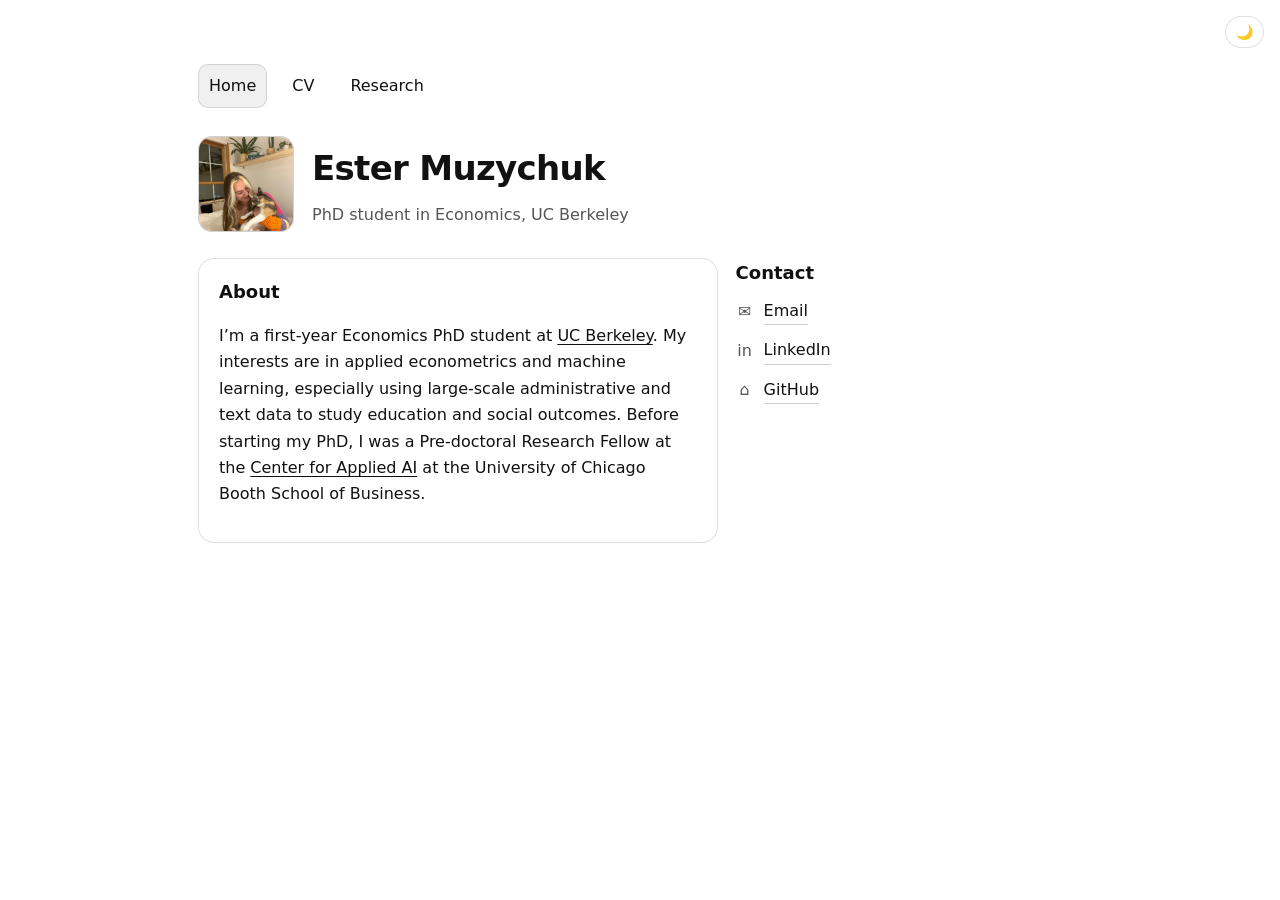
<file: index.html>
<!doctype html>
<html lang="en">
<head>
  <link rel="icon" type="image/png" sizes="32x32" href="/favicon-512x512.png">
  <link rel="icon" type="image/png" sizes="16x16" href="/favicon-192x192.png">
  <meta charset="utf-8" />
  <meta name="viewport" content="width=device-width, initial-scale=1" />

  <title>Ester Muzychuk | Economics PhD | UC Berkeley</title>
  <meta name="description" content="Ester Muzychuk — Economics PhD student at UC Berkeley. Research in econometrics, machine learning, and education." />
  <meta name="robots" content="index,follow" />
  <link rel="canonical" href="https://estermuzychuk.github.io/" />

  <!-- Open Graph -->
  <meta property="og:type" content="website" />
  <meta property="og:title" content="Ester Muzychuk" />
  <meta property="og:description" content="Economics PhD student at UC Berkeley. Research in econometrics, machine learning, and education." />
  <meta property="og:url" content="https://estermuzychuk.github.io/" />
  <meta property="og:image" content="https://estermuzychuk.github.io/headshot.jpg" />

  <!-- Twitter Card -->
  <meta name="twitter:card" content="summary_large_image" />
  <meta name="twitter:title" content="Ester Muzychuk" />
  <meta name="twitter:description" content="Economics PhD student at UC Berkeley. Research in econometrics, machine learning, and education." />
  <meta name="twitter:image" content="https://estermuzychuk.github.io/headshot.jpg" />

  <!-- Structured data: Person -->
  <script type="application/ld+json">
  {
    "@context": "https://schema.org",
    "@type": "Person",
    "name": "Ester Muzychuk",
    "url": "https://estermuzychuk.github.io/",
    "affiliation": {
      "@type": "Organization",
      "name": "University of California, Berkeley"
    },
    "image": "https://estermuzychuk.github.io/headshot.jpg",
    "sameAs": [
      "https://www.linkedin.com/in/ester-muzychuk",
      "https://github.com/estermuzychuk"
    ]
  }
  </script>

  <link rel="stylesheet" href="styles.css" />
</head>

<body>
  <button class="theme-toggle" id="themeToggle" type="button" aria-label="Toggle dark mode">🌙</button>

  <div class="wrap">
    <nav aria-label="Primary">
      <a class="active" href="index.html">Home</a>
      <a href="cv.html">CV</a>
      <a href="research.html">Research</a>
    </nav>

    <section class="header">
      <img class="photo" src="headshot.jpeg" alt="Headshot of Ester Muzychuk" />
      <div>
        <h1>Ester Muzychuk</h1>
        <p class="subtitle">PhD student in Economics, UC Berkeley</p>
      </div>
    </section>

    <section class="grid">
      <div class="card">
        <h2>About</h2>
        <p>
          I’m a first-year Economics PhD student at
        <a href="https://www.econ.berkeley.edu/" target="_blank" rel="noopener">UC Berkeley</a>. My interests are in applied econometrics and machine learning,
          especially using large-scale administrative and text data to study education and social outcomes. Before starting my PhD, I was a Pre-doctoral Research Fellow at the
<a href="https://www.chicagobooth.edu/research/center-for-applied-artificial-intelligence" target="_blank" rel="noopener">Center for Applied AI</a>
at the University of Chicago Booth School of Business.
        </p>
      </div>

      <div class="contact-panel">
        <h2>Contact</h2>

        <ul class="contact-list">
          <li class="contact-item">
            <span class="icon" aria-hidden="true">✉</span>
            <a href="mailto:ester_muzychuk@berkeley.edu">Email</a>
          </li>

          <li class="contact-item">
            <span class="icon" aria-hidden="true">in</span>
            <a href="https://www.linkedin.com/in/ester-muzychuk" target="_blank" rel="noopener">LinkedIn</a>
          </li>

          <li class="contact-item">
            <span class="icon" aria-hidden="true">⌂</span>
            <a href="https://github.com/estermuzychuk" target="_blank" rel="noopener">GitHub</a>
          </li>
        </ul>
      </div>
    </section>
  </div>

  <script src="theme.js" defer></script>
</body>
</html>
</file>
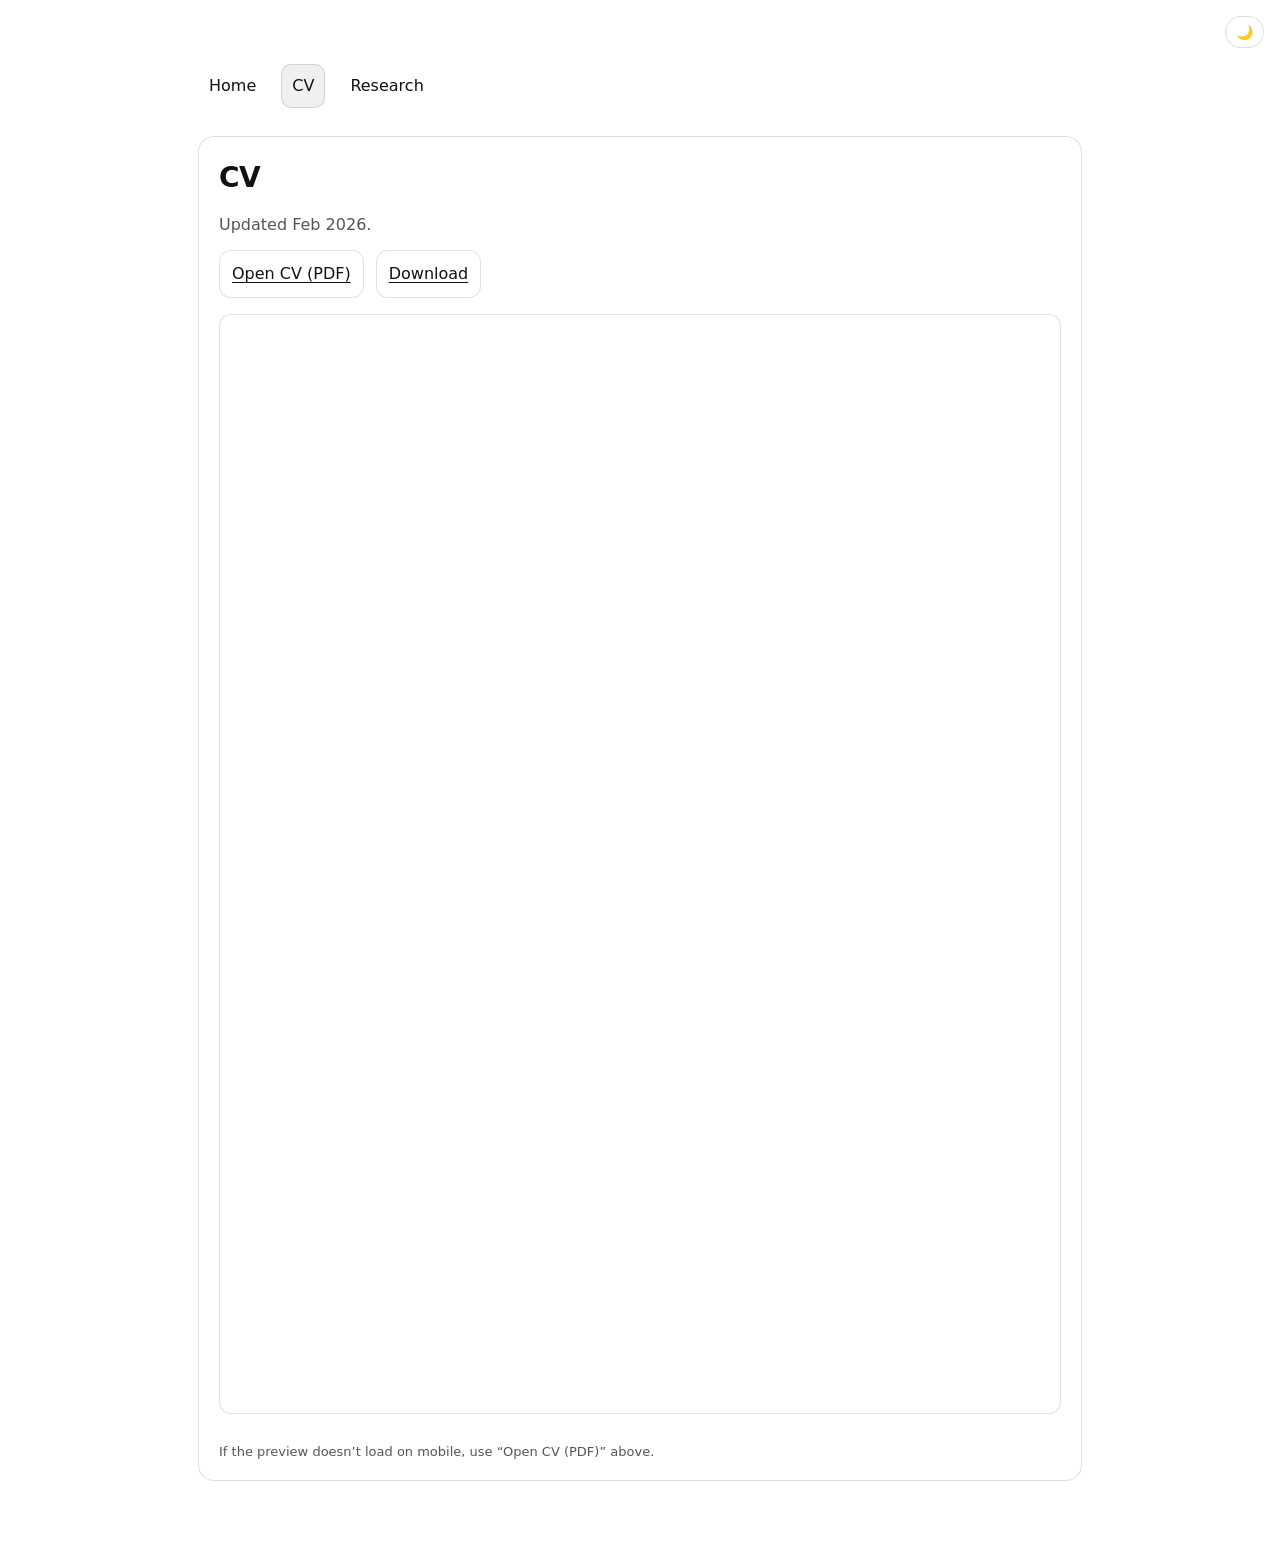
<file: cv.html>
<!doctype html>
<html lang="en">
<head>
  <meta charset="utf-8" />
  <meta name="viewport" content="width=device-width, initial-scale=1" />

  <title>CV | Ester Muzychuk</title>
  <meta name="description" content="Curriculum vitae of Ester Muzychuk." />
  <meta name="robots" content="index,follow" />
  <link rel="canonical" href="https://estermuzychuk.github.io/cv.html" />

  <link rel="stylesheet" href="styles.css" />
</head>

<body>
  <button class="theme-toggle" id="themeToggle" type="button" aria-label="Toggle dark mode">🌙</button>

  <div class="wrap">
    <nav aria-label="Primary">
      <a href="index.html">Home</a>
      <a class="active" href="cv.html">CV</a>
      <a href="research.html">Research</a>
    </nav>

    <section class="card">
      <h1 style="margin:0 0 10px; font-size:28px; letter-spacing:-0.02em;">CV</h1>

      <p class="subtitle" style="margin-top:0; margin-bottom:12px;">
        Updated Feb 2026.
      </p>

      <div class="btnrow">
        <a class="btn" href="cv.pdf" target="_blank" rel="noopener">Open CV (PDF)</a>
        <a class="btn" href="cv.pdf" download>Download</a>
      </div>

      <div style="margin-top:16px;">
        <iframe class="cv-frame" src="cv.pdf" title="Ester Muzychuk CV PDF preview"></iframe>
      </div>

      <footer class="cv-footer">
        If the preview doesn’t load on mobile, use “Open CV (PDF)” above.
      </footer>
    </section>
  </div>

  <script src="theme.js" defer></script>
</body>
</html>
</file>
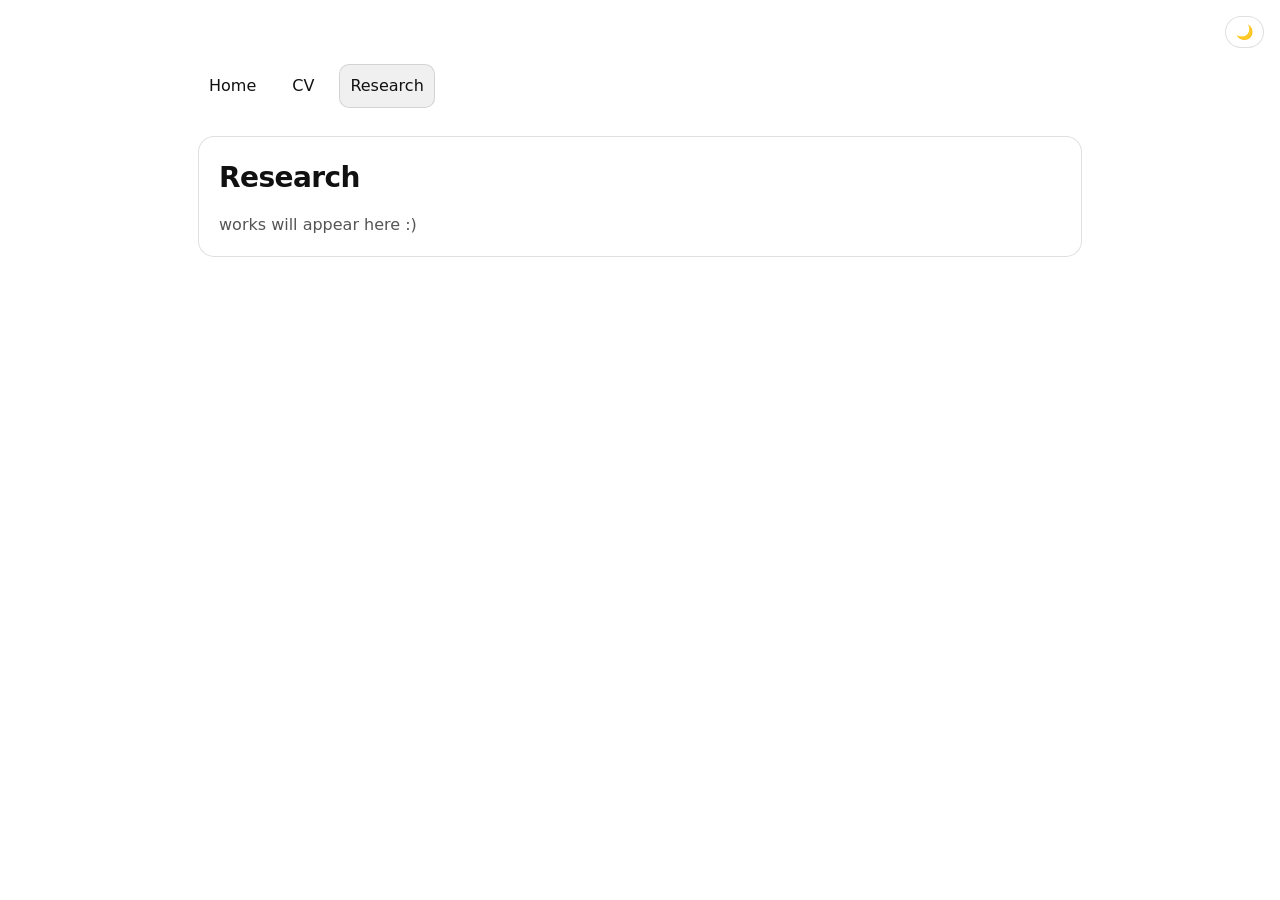
<file: research.html>
<!doctype html>
<html lang="en">
<head>
  <meta charset="utf-8" />
  <meta name="viewport" content="width=device-width, initial-scale=1" />

  <title>Research | Ester Muzychuk</title>
  <meta name="description" content="Research — Ester Muzychuk (Economics PhD student at UC Berkeley)." />
  <meta name="robots" content="index,follow" />
  <link rel="canonical" href="https://estermuzychuk.github.io/research.html" />

  <link rel="stylesheet" href="styles.css" />
</head>

<body>
  <button class="theme-toggle" id="themeToggle" type="button" aria-label="Toggle dark mode">🌙</button>

  <div class="wrap">
    <nav aria-label="Primary">
      <a href="index.html">Home</a>
      <a href="cv.html">CV</a>
      <a class="active" href="research.html">Research</a>
    </nav>

    <section class="card">
      <h1 style="margin:0 0 10px; font-size:28px; letter-spacing:-0.02em;">Research</h1>
      <p class="subtitle" style="margin:0;">works will appear here :)</p>
    </section>
  </div>

  <script src="theme.js" defer></script>
</body>
</html>
</file>
<file: styles.css>
/* styles.css */

/* -------------------------
   Theme tokens
------------------------- */
:root{
  --bg:#ffffff;
  --text:#111111;
  --muted:#555555;
  --border: rgba(0,0,0,0.12);
  --card:#ffffff;
  --link:#111111;
  --radius:16px;
  --maxw:920px;
}

html.dark{
  --bg:#0b0f14;
  --text:#e8edf2;
  --muted:#b3bdc7;
  --border: rgba(255,255,255,0.14);
  --card:#121823;
  --link:#7ab7ff;
}

*{ box-sizing:border-box; }

body{
  margin:0;
  background:var(--bg);
  color:var(--text);
  font-family:system-ui,-apple-system,Segoe UI,Roboto,Arial,sans-serif;
  line-height:1.65;
}

a{ color:var(--link); }

/* -------------------------
   Layout
------------------------- */
.wrap{
  max-width:var(--maxw);
  margin:64px auto;
  padding:0 18px;
}

/* -------------------------
   Nav
------------------------- */
nav{
  display:flex;
  gap:14px;
  flex-wrap:wrap;
  align-items:center;
  margin-bottom:28px;
}

nav a{
  color:var(--link);
  text-decoration:none;
  padding:8px 10px;
  border-radius:10px;
  border:1px solid transparent;
}

nav a:hover{
  border-color:var(--border);
  background: color-mix(in srgb, var(--card) 80%, var(--text) 5%);
}

nav a.active{
  border-color:var(--border);
  background: color-mix(in srgb, var(--card) 85%, var(--text) 6%);
}

/* (Fallback if color-mix not supported) */
@supports not (background: color-mix(in srgb, white, black)) {
  nav a:hover{ background: rgba(0,0,0,0.04); }
  html.dark nav a:hover{ background: rgba(255,255,255,0.06); }
  nav a.active{ background: rgba(0,0,0,0.06); }
  html.dark nav a.active{ background: rgba(255,255,255,0.08); }
}

/* -------------------------
   Header
------------------------- */
.header{
  display:grid;
  grid-template-columns:96px 1fr;
  gap:18px;
  align-items:center;
  margin-top:10px;
}

.photo{
  width:96px;
  height:96px;
  border-radius:14px;
  object-fit:cover;
  border:1px solid var(--border);
  background:#eee;
}

h1{ margin:0; font-size:34px; letter-spacing:-0.02em; }
.subtitle{ margin:6px 0 0; color:var(--muted); }

/* -------------------------
   Grid / Cards
------------------------- */
.grid{
  display:grid;
  grid-template-columns:1fr;
  gap:18px;
  margin-top:26px;
}
@media (min-width: 860px){
  .grid{ grid-template-columns:1.2fr 0.8fr; }
}

.card{
  background:var(--card);
  border:1px solid var(--border);
  border-radius:var(--radius);
  padding:18px 20px;
}

.card h2{ margin:0 0 10px; font-size:18px; }

/* -------------------------
   Contact (unboxed)
------------------------- */
.contact-panel{
  background: transparent;
  border: none;
  padding: 0;
  border-radius: 0;
}

.contact-panel h2{ margin:0 0 10px; font-size:18px; }

.contact-list{
  list-style:none;
  padding:0;
  margin:10px 0 0;
  display:grid;
  gap:12px;
}

.contact-item{
  display:flex;
  align-items:center;
  gap:10px;
}

.contact-item .icon{
  width:18px;
  flex:0 0 18px;
  text-align:center;
  opacity:0.7;
}

.contact-item a{
  color: var(--text);
  text-decoration:none;
  border-bottom:1px solid rgba(0,0,0,0.18);
}
html.dark .contact-item a{
  border-bottom-color: rgba(255,255,255,0.22);
}

.contact-item a:hover{
  border-bottom-color: rgba(0,0,0,0.6);
}
html.dark .contact-item a:hover{
  border-bottom-color: rgba(255,255,255,0.65);
}

/* -------------------------
   Theme toggle button
------------------------- */
.theme-toggle{
  position: fixed;
  top: 16px;
  right: 16px;
  border: 1px solid var(--border);
  background: var(--card);
  color: var(--text);
  padding: 8px 10px;
  border-radius: 999px;
  cursor: pointer;
  font-size: 14px;
  line-height: 1;
}
.theme-toggle:focus{
  outline: 2px solid color-mix(in srgb, var(--link) 50%, transparent);
  outline-offset: 2px;
}
@supports not (outline: 2px solid color-mix(in srgb, red, transparent)) {
  .theme-toggle:focus{ outline: 2px solid var(--link); }
}

/* CV page extras */
.btnrow{
  display:flex;
  gap:12px;
  flex-wrap:wrap;
  margin-top:10px;
}

.btn{
  display:inline-block;
  border:1px solid var(--border);
  background: var(--card);
  padding:10px 12px;
  border-radius:12px;
  text-decoration:none;
  color:var(--text);
}

.btn:hover{
  background: color-mix(in srgb, var(--card) 85%, var(--text) 6%);
}

@supports not (background: color-mix(in srgb, white, black)) {
  .btn:hover{ background: rgba(0,0,0,0.04); }
  html.dark .btn:hover{ background: rgba(255,255,255,0.06); }
}

.cv-frame{
  width:100%;
  height:1100px;
  border:1px solid var(--border);
  border-radius:12px;
  background: var(--bg);
}

.cv-footer{
  margin-top:18px;
  color: var(--muted);
  font-size:13px;
}

/* Bio links */
.card a{
  text-decoration: underline;
  text-underline-offset: 3px;
}
.card a:hover{
  opacity: 0.85;
}
</file>
